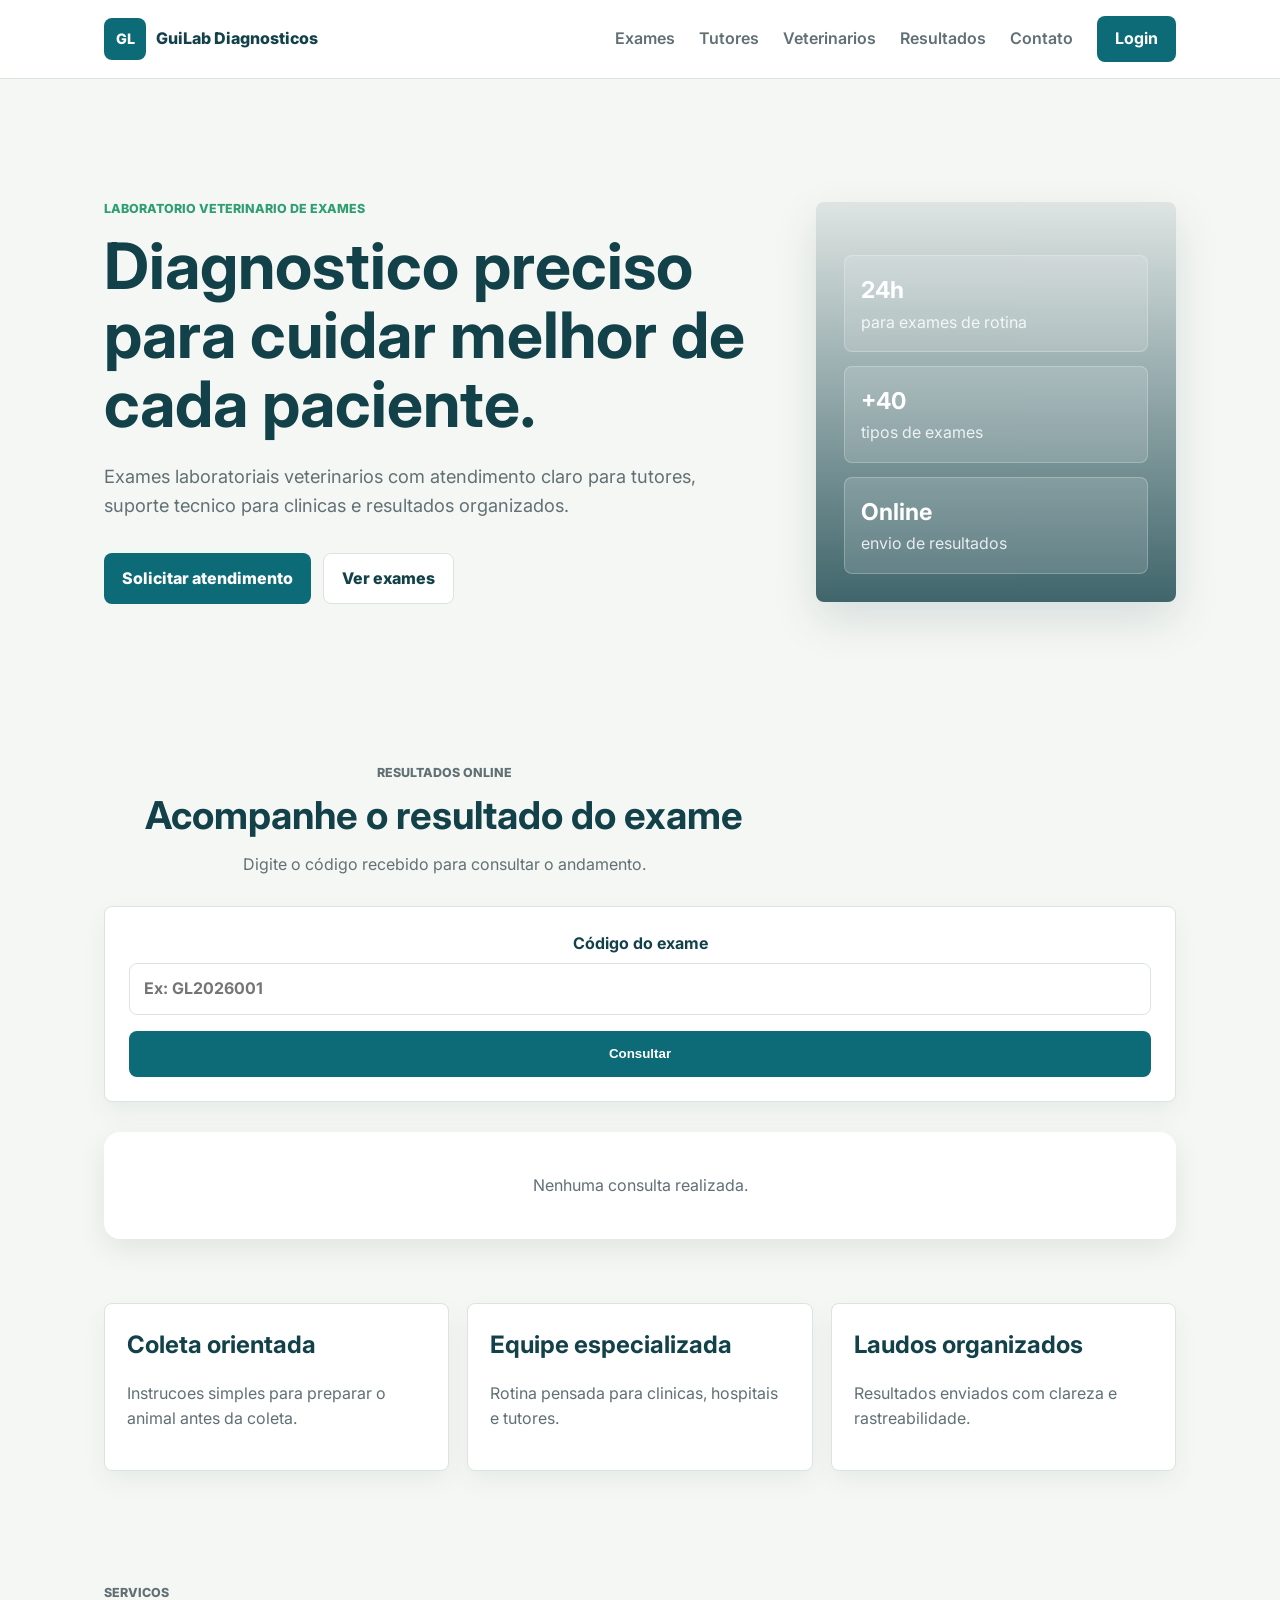
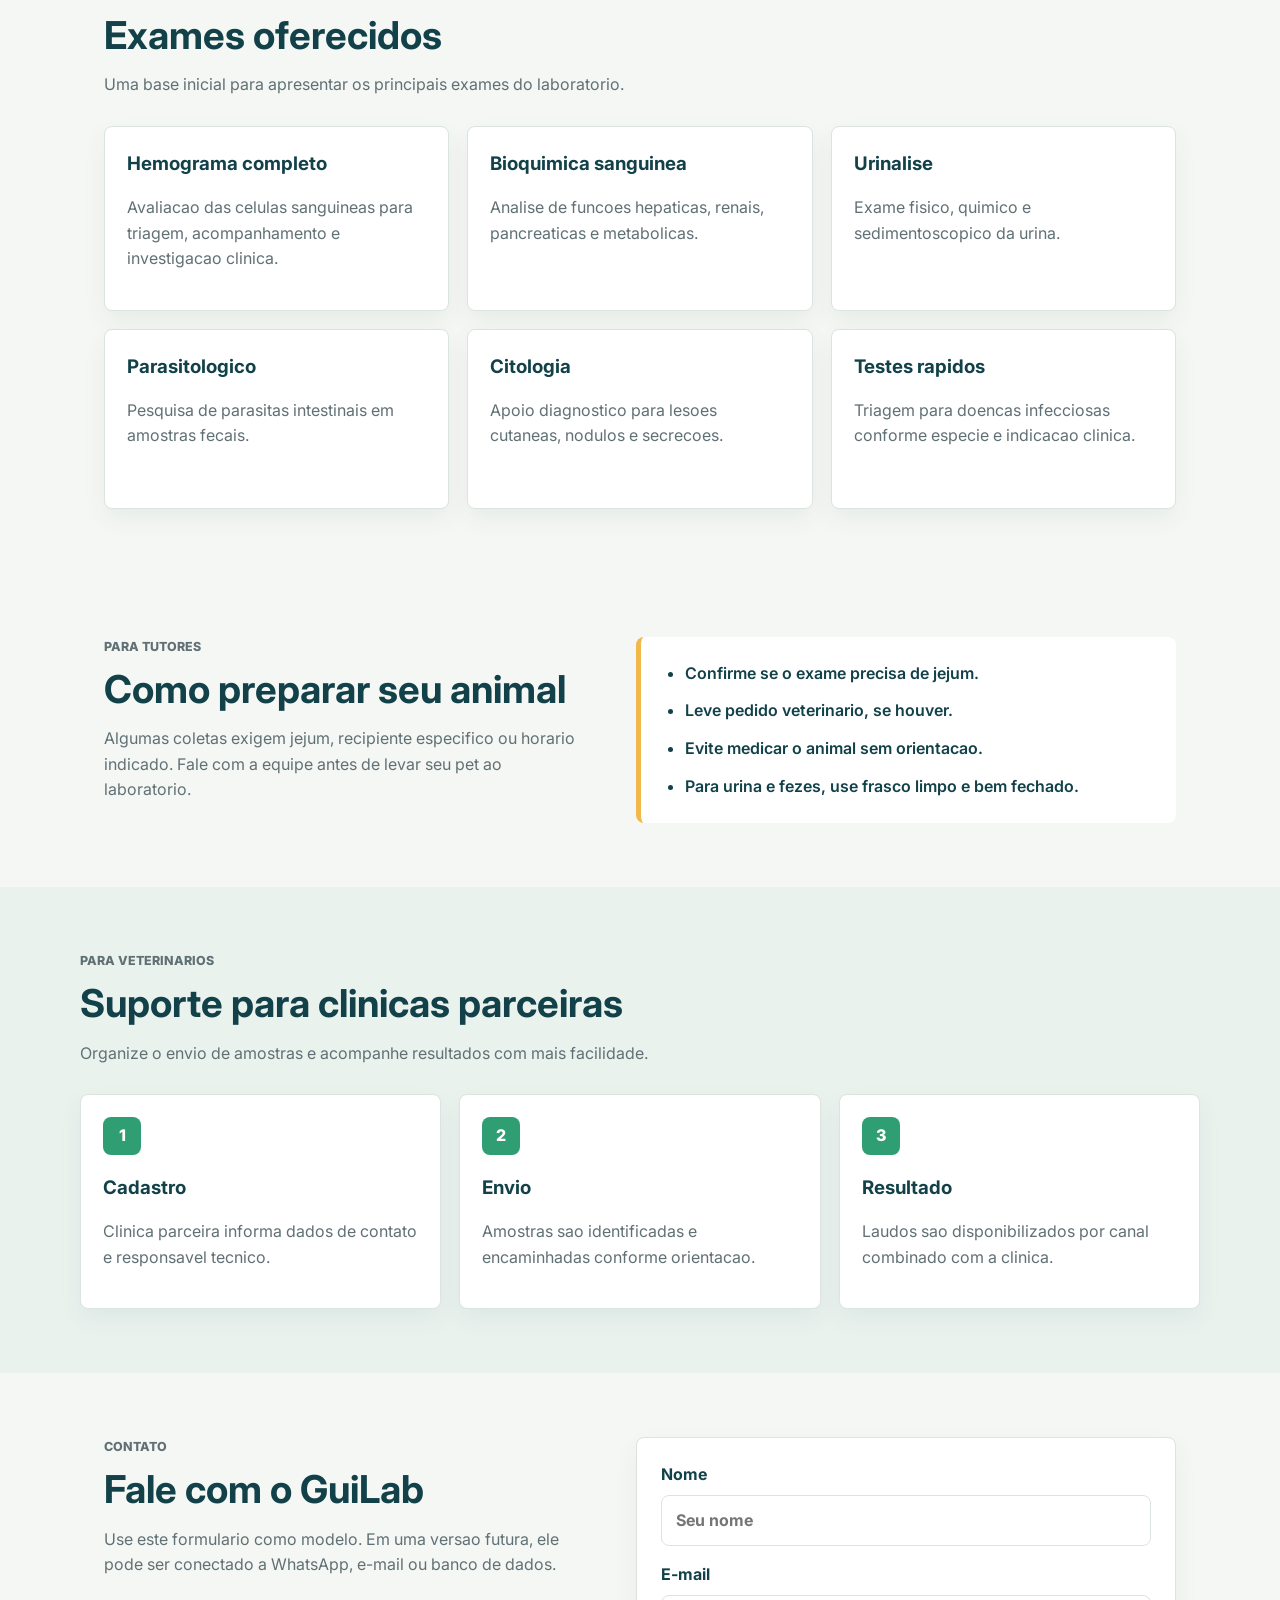
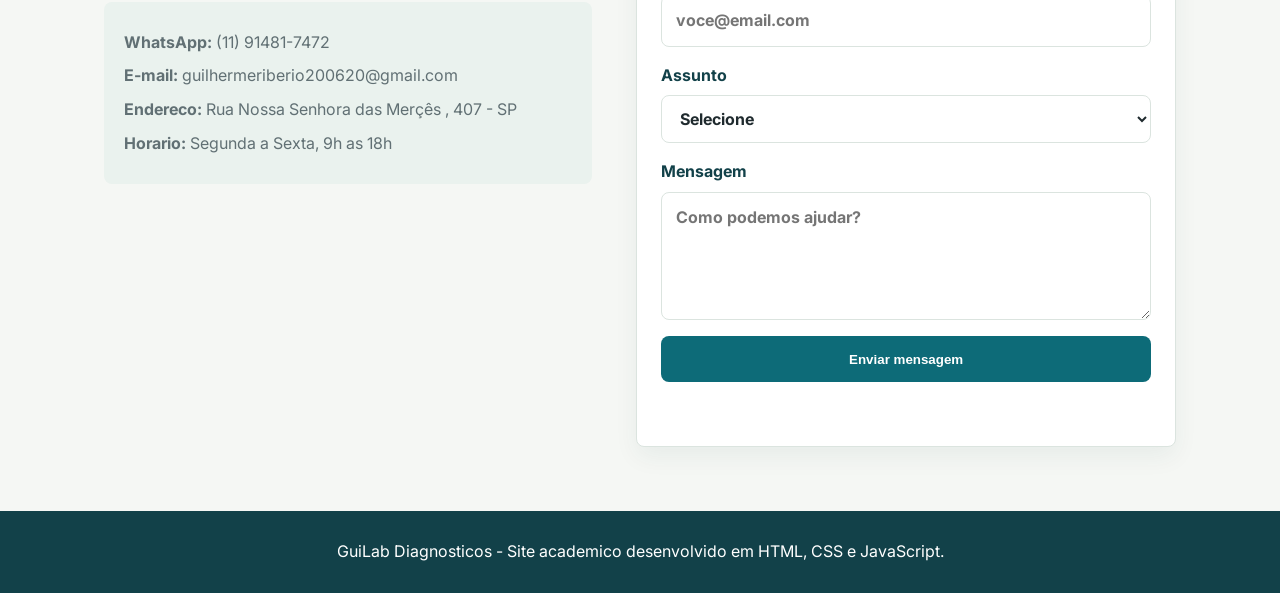
<file: index.html>
<!DOCTYPE html>
<html lang="pt-BR">
<head>
  <meta charset="UTF-8">
  <meta name="viewport" content="width=device-width, initial-scale=1.0">
  <title>GuiLab Diagnosticos</title>
  <link rel="preconnect" href="https://fonts.googleapis.com">
  <link rel="preconnect" href="https://fonts.gstatic.com" crossorigin>
  <link href="https://fonts.googleapis.com/css2?family=Inter:wght@400;500;600;700;800&display=swap" rel="stylesheet">
  <link rel="stylesheet" href="styles.css">
</head>
<body>
  <header class="topo">
    <nav class="menu" aria-label="Menu principal">
      <a class="marca" href="#inicio" aria-label="GuiLab Diagnosticos">
        <span class="marca-icone">GL</span>
        <span>GuiLab Diagnosticos</span>
      </a>

      <button class="menu-botao" type="button" aria-label="Abrir menu" aria-expanded="false">
        <span></span>
        <span></span>
        <span></span>
      </button>

      <div class="menu-links">
        <a href="#exames">Exames</a>
        <a href="#tutores">Tutores</a>
        <a href="#veterinarios">Veterinarios</a>
        <a href="#resultados">Resultados</a>
        <a href="#contato">Contato</a>

        <a
class="botao-login"
href="login.html">

Login

</a>
      </div>
    </nav>
  </header>

  <main>
    <section class="hero" id="inicio">
      <div class="hero-conteudo">
        <p class="etiqueta">Laboratorio veterinario de exames</p>
        <h1>Diagnostico preciso para cuidar melhor de cada paciente.</h1>
        <p class="hero-texto">
          Exames laboratoriais veterinarios com atendimento claro para tutores,
          suporte tecnico para clinicas e resultados organizados.
        </p>
        <div class="hero-acoes">
          <a class="botao primario" href="#contato">Solicitar atendimento</a>
          <a class="botao secundario" href="#exames">Ver exames</a>
        </div>
      </div>

      <div class="hero-painel" aria-label="Resumo do laboratorio">
        <div>
          <strong>24h</strong>
          <span>para exames de rotina</span>
        </div>
        <div>
          <strong>+40</strong>
          <span>tipos de exames</span>
        </div>
        <div>
          <strong>Online</strong>
          <span>envio de resultados</span>
        </div>
      </div>
    </section>

    <section class="secao resultados" id="resultados">

  <div class="secao-cabecalho">
    <p class="etiqueta">Resultados Online</p>
    <h2>Acompanhe o resultado do exame</h2>
    <p>Digite o código recebido para consultar o andamento.</p>
  </div>

  <form class="formulario" id="form-resultados">

    <label>
      Código do exame
      <input
        type="text"
        id="codigo"
        placeholder="Ex: GL2026001"
        required
      >
    </label>

    <button class="botao primario">
      Consultar
    </button>

  </form>

  <div class="painel-resultado" id="resultado">
    <p>Nenhuma consulta realizada.</p>
  </div>

</section>

    <section class="faixa-info" aria-label="Diferenciais">
      <article>
        <h2>Coleta orientada</h2>
        <p>Instrucoes simples para preparar o animal antes da coleta.</p>
      </article>
      <article>
        <h2>Equipe especializada</h2>
        <p>Rotina pensada para clinicas, hospitais e tutores.</p>
      </article>
      <article>
        <h2>Laudos organizados</h2>
        <p>Resultados enviados com clareza e rastreabilidade.</p>
      </article>
    </section>

    <section class="secao" id="exames">
      <div class="secao-cabecalho">
        <p class="etiqueta">Servicos</p>
        <h2>Exames oferecidos</h2>
        <p>Uma base inicial para apresentar os principais exames do laboratorio.</p>
      </div>

      <div class="grade-exames">
        <article class="card-exame">
          <h3>Hemograma completo</h3>
          <p>Avaliacao das celulas sanguineas para triagem, acompanhamento e investigacao clinica.</p>
        </article>
        <article class="card-exame">
          <h3>Bioquimica sanguinea</h3>
          <p>Analise de funcoes hepaticas, renais, pancreaticas e metabolicas.</p>
        </article>
        <article class="card-exame">
          <h3>Urinalise</h3>
          <p>Exame fisico, quimico e sedimentoscopico da urina.</p>
        </article>
        <article class="card-exame">
          <h3>Parasitologico</h3>
          <p>Pesquisa de parasitas intestinais em amostras fecais.</p>
        </article>
        <article class="card-exame">
          <h3>Citologia</h3>
          <p>Apoio diagnostico para lesoes cutaneas, nodulos e secrecoes.</p>
        </article>
        <article class="card-exame">
          <h3>Testes rapidos</h3>
          <p>Triagem para doencas infecciosas conforme especie e indicacao clinica.</p>
        </article>
      </div>
    </section>

    <section class="secao duas-colunas" id="tutores">
      <div>
        <p class="etiqueta">Para tutores</p>
        <h2>Como preparar seu animal</h2>
        <p>
          Algumas coletas exigem jejum, recipiente especifico ou horario indicado.
          Fale com a equipe antes de levar seu pet ao laboratorio.
        </p>
      </div>
      <ul class="lista-check">
        <li>Confirme se o exame precisa de jejum.</li>
        <li>Leve pedido veterinario, se houver.</li>
        <li>Evite medicar o animal sem orientacao.</li>
        <li>Para urina e fezes, use frasco limpo e bem fechado.</li>
      </ul>
    </section>

    <section class="secao veterinarios" id="veterinarios">
      <div class="secao-cabecalho">
        <p class="etiqueta">Para veterinarios</p>
        <h2>Suporte para clinicas parceiras</h2>
        <p>Organize o envio de amostras e acompanhe resultados com mais facilidade.</p>
      </div>

      <div class="linha-processo">
        <article>
          <span>1</span>
          <h3>Cadastro</h3>
          <p>Clinica parceira informa dados de contato e responsavel tecnico.</p>
        </article>
        <article>
          <span>2</span>
          <h3>Envio</h3>
          <p>Amostras sao identificadas e encaminhadas conforme orientacao.</p>
        </article>
        <article>
          <span>3</span>
          <h3>Resultado</h3>
          <p>Laudos sao disponibilizados por canal combinado com a clinica.</p>
        </article>
      </div>
    </section>

    <section class="secao contato" id="contato">
      <div>
        <p class="etiqueta">Contato</p>
        <h2>Fale com o GuiLab</h2>
        <p>
          Use este formulario como modelo. Em uma versao futura, ele pode ser
          conectado a WhatsApp, e-mail ou banco de dados.
        </p>

        <div class="dados-contato">
          <p><strong>WhatsApp:</strong> (11) 91481-7472</p>
          <p><strong>E-mail:</strong> guilhermeriberio200620@gmail.com</p>
          <p><strong>Endereco:</strong> Rua Nossa Senhora das Merçês , 407 - SP</p>
          <p><strong>Horario:</strong> Segunda a Sexta, 9h as 18h</p>
        </div>
      </div>

      <form class="formulario" id="formulario-contato">
        <label>
          Nome
          <input type="text" name="nome" placeholder="Seu nome" required>
        </label>
        <label>
          E-mail
          <input type="email" name="email" placeholder="voce@email.com" required>
        </label>
        <label>
          Assunto
          <select name="assunto" required>
            <option value="">Selecione</option>
            <option>Informacoes sobre exames</option>
            <option>Agendamento de coleta</option>
            <option>Parceria com clinica</option>
          </select>
        </label>
        <label>
          Mensagem
          <textarea name="mensagem" rows="4" placeholder="Como podemos ajudar?" required></textarea>
        </label>
        <button class="botao primario" type="submit">Enviar mensagem</button>
        <p class="mensagem-form" role="status"></p>
      </form>
    </section>
  </main>

  <footer class="rodape">
    <p>GuiLab Diagnosticos - Site academico desenvolvido em HTML, CSS e JavaScript.</p>
  </footer>

  <script src="script.js"></script>
</body>
</html>
</file>
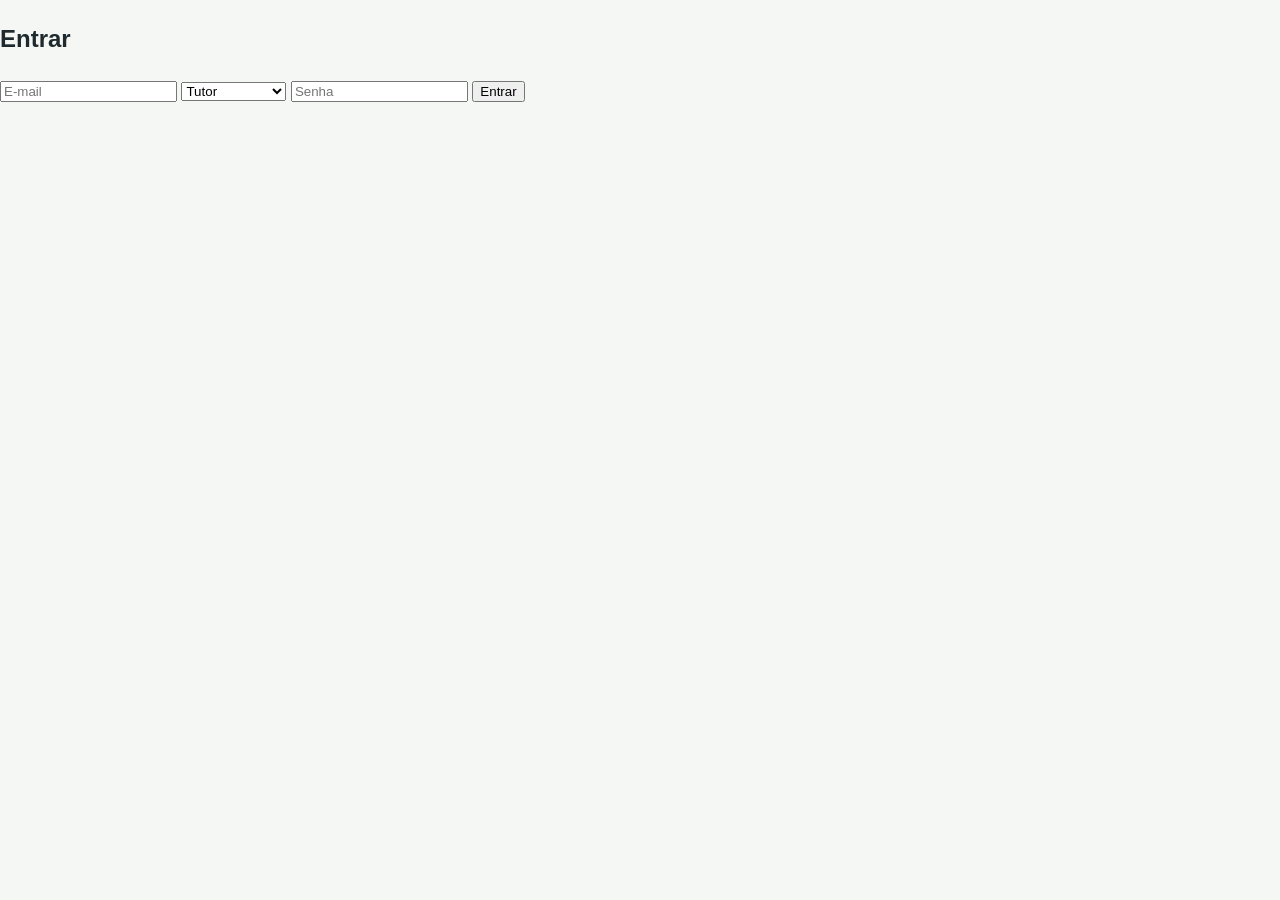
<file: login.html>
<!DOCTYPE html>
<html>

<head>

<title>Login - GuiLab</title>

<link
rel="stylesheet"
href="styles.css">

</head>

<body>

<section class="login">

<h1>Entrar</h1>

<form id="login-form">

<input
type="email"
id="email"
placeholder="E-mail"
required>

<select id="tipo">

<option value="tutor">
Tutor
</option>

<option value="veterinario">
Veterinário
</option>

<option value="admin">
Administrador
</option>

</select>

<input
type="password"
id="senha"
placeholder="Senha"
required>

<button>

Entrar

</button>

</form>

</section>

<script src="login.js"></script>

</body>

</html>
</file>
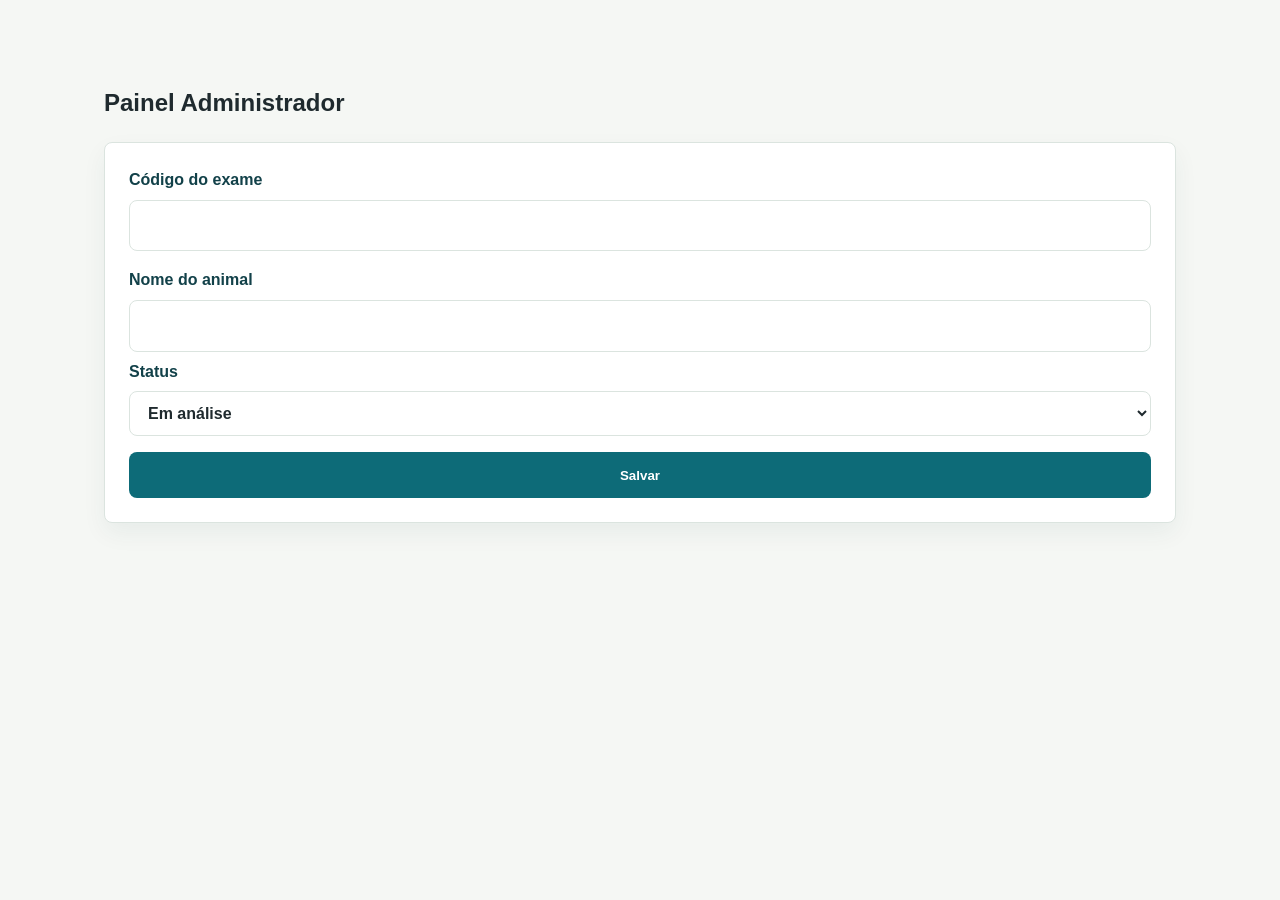
<file: painel-admin.html>
<!DOCTYPE html>
<html lang="pt-BR">

<head>

<meta charset="UTF-8">

<meta
name="viewport"
content="width=device-width, initial-scale=1">

<title>Administrador</title>

<link
rel="stylesheet"
href="styles.css">

</head>

<body>

<section class="secao">

<h1>Painel Administrador</h1>

<form
class="formulario"
id="admin-form">

<label>

Código do exame

<input
id="codigo"
required>

</label>

<label>

<label>

Nome do animal

<input
id="animal"
required>

</label>

Status

<select id="status">

<option>
Em análise
</option>

<option>
Concluído
</option>

</select>

</label>

<button
class="botao primario">

Salvar

</button>

</form>

<p id="mensagem"></p>

</section>

<script src="admin.js"></script>

</body>

</html>
</file>
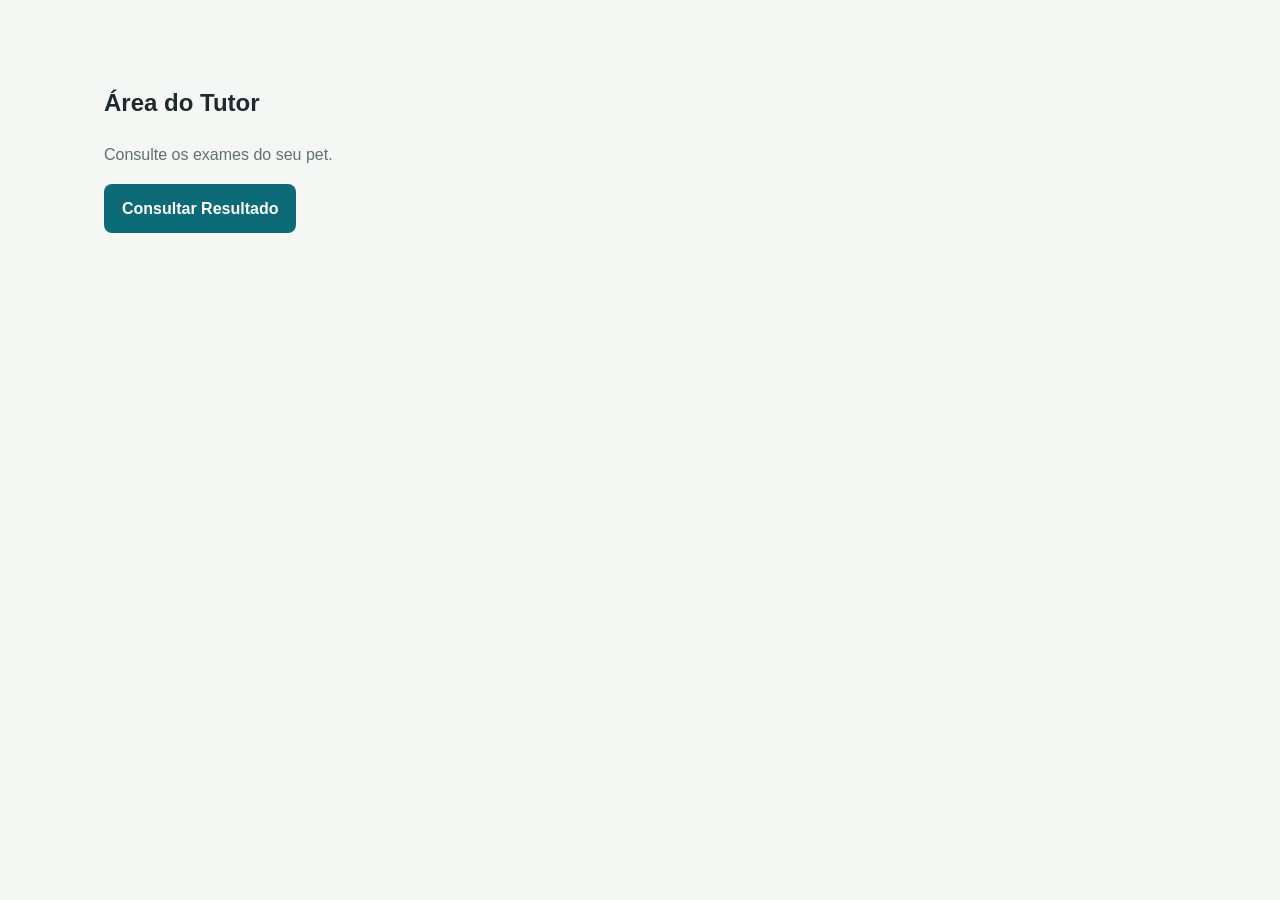
<file: painel-tutor.html>
<!DOCTYPE html>
<html>

<head>

<title>Tutor</title>

<link
rel="stylesheet"
href="styles.css">

</head>

<body>

<section class="secao">

<h1>Área do Tutor</h1>

<p>
Consulte os exames do seu pet.
</p>

<a
class="botao primario"
href="index.html#resultados">

Consultar Resultado

</a>

</section>

</body>

</html>
</file>
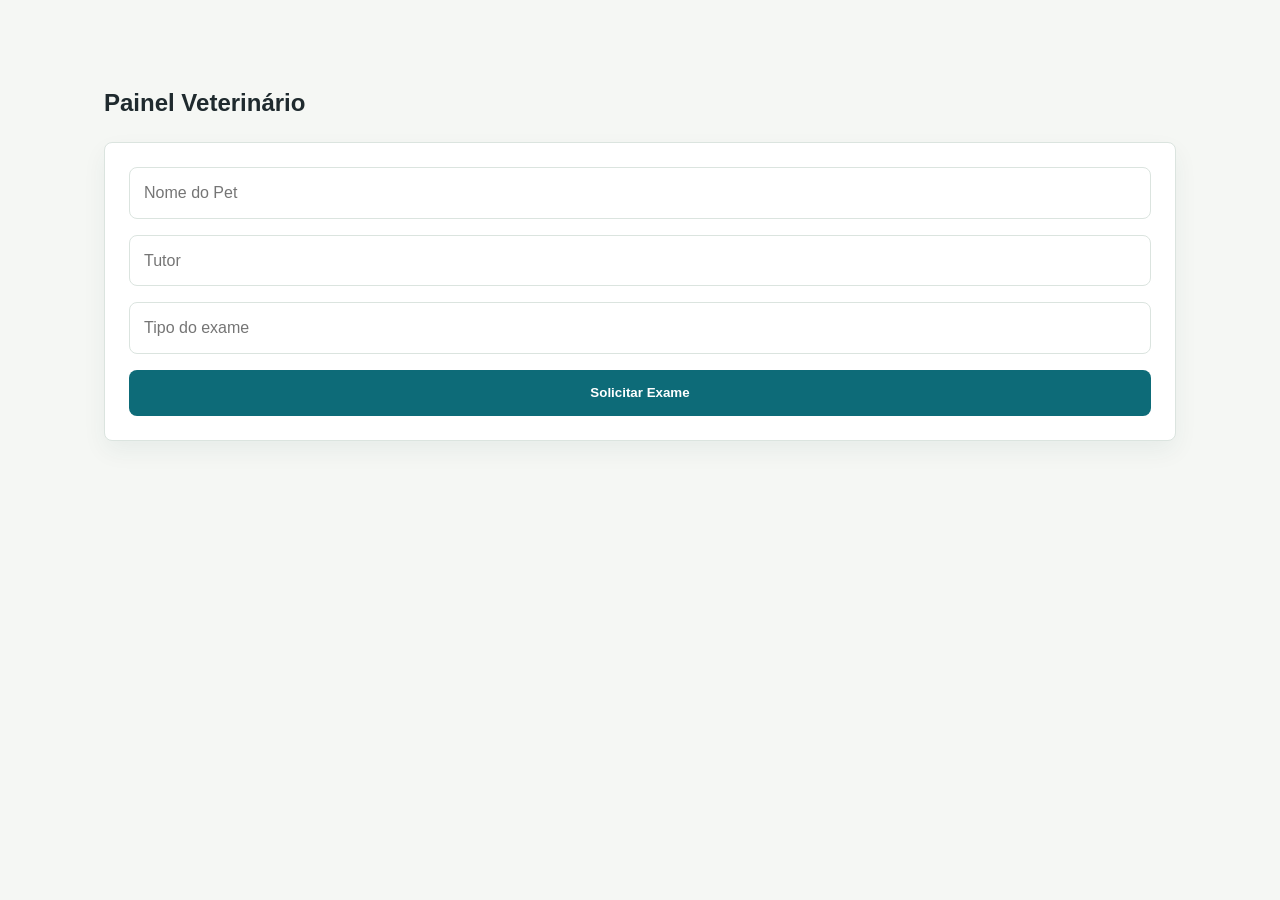
<file: painel-veterinario.html>
<!DOCTYPE html>
<html>

<head>

<title>Veterinário</title>

<link
rel="stylesheet"
href="styles.css">

</head>

<body>

<section class="secao">

<h1>Painel Veterinário</h1>

<form class="formulario">

<input
placeholder="Nome do Pet">

<input
placeholder="Tutor">

<input
placeholder="Tipo do exame">

<button
class="botao primario">

Solicitar Exame

</button>

</form>

</section>

</body>

</html>
</file>
<file: styles.css>
:root {
  --azul: #0d6b78;
  --azul-escuro: #124149;
  --verde: #2f9e72;
  --amarelo: #f1b84b;
  --fundo: #f5f7f4;
  --texto: #1f2a2e;
  --suave: #617074;
  --branco: #ffffff;
  --borda: #dbe4df;
  --sombra: 0 18px 45px rgba(18, 65, 73, 0.13);
}

* {
  box-sizing: border-box;
}

html {
  scroll-behavior: smooth;
}

body {
  margin: 0;
  font-family: "Inter", Arial, sans-serif;
  color: var(--texto);
  background: var(--fundo);
  line-height: 1.6;
}

a {
  color: inherit;
  text-decoration: none;
}

.topo {
  position: sticky;
  top: 0;
  z-index: 10;
  background: rgba(255, 255, 255, 0.92);
  border-bottom: 1px solid var(--borda);
  backdrop-filter: blur(12px);
}

.menu {
  max-width: 1120px;
  margin: 0 auto;
  padding: 16px 24px;
  display: flex;
  align-items: center;
  justify-content: space-between;
  gap: 24px;
}

.marca {
  display: inline-flex;
  align-items: center;
  gap: 10px;
  font-weight: 800;
  color: var(--azul-escuro);
}

.marca-icone {
  width: 42px;
  height: 42px;
  border-radius: 8px;
  display: grid;
  place-items: center;
  color: var(--branco);
  background: var(--azul);
  font-size: 0.9rem;
}

.menu-links {
  display: flex;
  align-items: center;
  gap: 24px;
  color: var(--suave);
  font-weight: 600;
}

.menu-links a:hover {
  color: var(--azul);
}

.menu-botao {
  display: none;
  width: 42px;
  height: 42px;
  border: 1px solid var(--borda);
  border-radius: 8px;
  background: var(--branco);
  cursor: pointer;
}

.menu-botao span {
  display: block;
  width: 20px;
  height: 2px;
  margin: 5px auto;
  background: var(--azul-escuro);
}

.hero {
  min-height: 620px;
  padding: 90px 24px 64px;
  display: grid;
  grid-template-columns: minmax(0, 1fr) 360px;
  gap: 40px;
  align-items: center;
  max-width: 1120px;
  margin: 0 auto;
}

.hero-conteudo h1,
.secao h2 {
  margin: 0;
  line-height: 1.08;
  color: var(--azul-escuro);
}

.hero-conteudo h1 {
  max-width: 760px;
  font-size: clamp(2.5rem, 5vw, 4.8rem);
  letter-spacing: 0;
}

.hero-texto {
  max-width: 650px;
  margin: 24px 0 0;
  color: var(--suave);
  font-size: 1.14rem;
}

.etiqueta {
  margin: 0 0 12px;
  color: var(--verde);
  font-weight: 800;
  text-transform: uppercase;
  letter-spacing: 0;
  font-size: 0.78rem;
}

.hero-acoes {
  margin-top: 32px;
  display: flex;
  flex-wrap: wrap;
  gap: 12px;
}

.botao {
  min-height: 46px;
  border: 0;
  border-radius: 8px;
  padding: 12px 18px;
  display: inline-flex;
  align-items: center;
  justify-content: center;
  font-weight: 800;
  cursor: pointer;
}

.botao.primario {
  color: var(--branco);
  background: var(--azul);
}

.botao.primario:hover {
  background: var(--azul-escuro);
}

.botao.secundario {
  color: var(--azul-escuro);
  background: var(--branco);
  border: 1px solid var(--borda);
}

.hero-painel {
  min-height: 400px;
  padding: 28px;
  border-radius: 8px;
  color: var(--branco);
  background:
    linear-gradient(rgba(18, 65, 73, 0.1), rgba(18, 65, 73, 0.8)),
    url("https://images.unsplash.com/photo-1628009368231-7bb7cfcb0def?auto=format&fit=crop&w=900&q=80") center/cover;
  box-shadow: var(--sombra);
  display: grid;
  align-content: end;
  gap: 14px;
}

.hero-painel div {
  padding: 16px;
  border-radius: 8px;
  background: rgba(255, 255, 255, 0.14);
  border: 1px solid rgba(255, 255, 255, 0.24);
}

.hero-painel strong,
.hero-painel span {
  display: block;
}

.hero-painel strong {
  font-size: 1.45rem;
}

.hero-painel span {
  color: rgba(255, 255, 255, 0.84);
}

.faixa-info {
  max-width: 1120px;
  margin: 0 auto;
  padding: 0 24px 48px;
  display: grid;
  grid-template-columns: repeat(3, 1fr);
  gap: 18px;
}

.faixa-info article,
.card-exame,
.linha-processo article,
.formulario {
  border: 1px solid var(--borda);
  border-radius: 8px;
  background: var(--branco);
  box-shadow: 0 10px 25px rgba(18, 65, 73, 0.06);
}

.faixa-info article,
.card-exame,
.linha-processo article {
  padding: 22px;
}

.faixa-info h2,
.card-exame h3,
.linha-processo h3 {
  margin: 0 0 8px;
  color: var(--azul-escuro);
}

.faixa-info p,
.card-exame p,
.linha-processo p,
.secao-cabecalho p,
.secao p {
  color: var(--suave);
}

.secao {
  max-width: 1120px;
  margin: 0 auto;
  padding: 64px 24px;
}

.secao-cabecalho {
  max-width: 680px;
  margin-bottom: 28px;
}

.secao h2 {
  font-size: clamp(2rem, 3vw, 3rem);
}

.grade-exames {
  display: grid;
  grid-template-columns: repeat(3, 1fr);
  gap: 18px;
}

.card-exame {
  min-height: 180px;
}

.duas-colunas,
.contato {
  display: grid;
  grid-template-columns: 0.95fr 1.05fr;
  gap: 44px;
  align-items: start;
}

.lista-check {
  margin: 0;
  padding: 24px 24px 24px 44px;
  border-left: 5px solid var(--amarelo);
  background: var(--branco);
  border-radius: 8px;
  color: var(--azul-escuro);
  font-weight: 600;
}

.lista-check li + li {
  margin-top: 12px;
}

.veterinarios {
  max-width: none;
  background: #eaf2ee;
}

.veterinarios > * {
  max-width: 1120px;
  margin-left: auto;
  margin-right: auto;
}

.linha-processo {
  display: grid;
  grid-template-columns: repeat(3, 1fr);
  gap: 18px;
}

.linha-processo span {
  width: 38px;
  height: 38px;
  border-radius: 8px;
  display: grid;
  place-items: center;
  color: var(--branco);
  background: var(--verde);
  font-weight: 800;
  margin-bottom: 18px;
}

.dados-contato {
  margin-top: 24px;
  padding: 20px;
  border-radius: 8px;
  background: #eaf2ee;
}

.dados-contato p {
  margin: 8px 0;
}

.formulario {
  padding: 24px;
  display: grid;
  gap: 16px;
}

.formulario label {
  display: grid;
  gap: 7px;
  color: var(--azul-escuro);
  font-weight: 700;
}

.formulario input,
.formulario select,
.formulario textarea {
  width: 100%;
  border: 1px solid var(--borda);
  border-radius: 8px;
  padding: 12px 14px;
  font: inherit;
  color: var(--texto);
  background: var(--branco);
}

.formulario input:focus,
.formulario select:focus,
.formulario textarea:focus {
  outline: 3px solid rgba(47, 158, 114, 0.22);
  border-color: var(--verde);
}

.mensagem-form {
  min-height: 24px;
  margin: 0;
  color: var(--verde);
  font-weight: 700;
}

.rodape {
  padding: 28px 24px;
  color: var(--branco);
  text-align: center;
  background: var(--azul-escuro);
}

.rodape p {
  margin: 0;
}

@media (max-width: 860px) {
  .menu {
    align-items: flex-start;
  }

  .menu-botao {
    display: block;
  }

  .menu-links {
    position: absolute;
    left: 24px;
    right: 24px;
    top: 76px;
    padding: 16px;
    display: none;
    flex-direction: column;
    align-items: stretch;
    gap: 8px;
    background: var(--branco);
    border: 1px solid var(--borda);
    border-radius: 8px;
    box-shadow: var(--sombra);
  }

  .menu-links.ativo {
    display: flex;
  }

  .menu-links a {
    padding: 10px;
  }

  .hero,
  .duas-colunas,
  .contato {
    grid-template-columns: 1fr;
  }

  .hero {
    padding-top: 56px;
    min-height: auto;
  }

  .hero-painel {
    min-height: 360px;
  }

  .faixa-info,
  .grade-exames,
  .linha-processo {
    grid-template-columns: 1fr;
  }
}

@media (max-width: 520px) {
  .menu {
    padding: 14px 16px;
  }

  .menu-links {
    left: 16px;
    right: 16px;
  }

  .hero,
  .secao,
  .faixa-info {
    padding-left: 16px;
    padding-right: 16px;
  }

  .hero-conteudo h1 {
    font-size: 2.35rem;
  }

  .hero-acoes .botao {
    width: 100%;
  }
}

.resultados{
  text-align:center;
}

.painel-resultado{

  margin-top:30px;

  padding:25px;

  background:var(--branco);

  border-radius:16px;

  box-shadow:
  0 10px 30px rgba(
  0,0,0,.08
  );

}

.painel-resultado a{

display:inline-block;

margin-top:15px;

font-weight:600;

color:var(--verde);

}

.botao-login{

background:var(--azul);

color:white;

padding:10px 18px;

border-radius:8px;

font-weight:700;

}

.botao-login:hover{

background:var(--azul-escuro);

}
</file>
